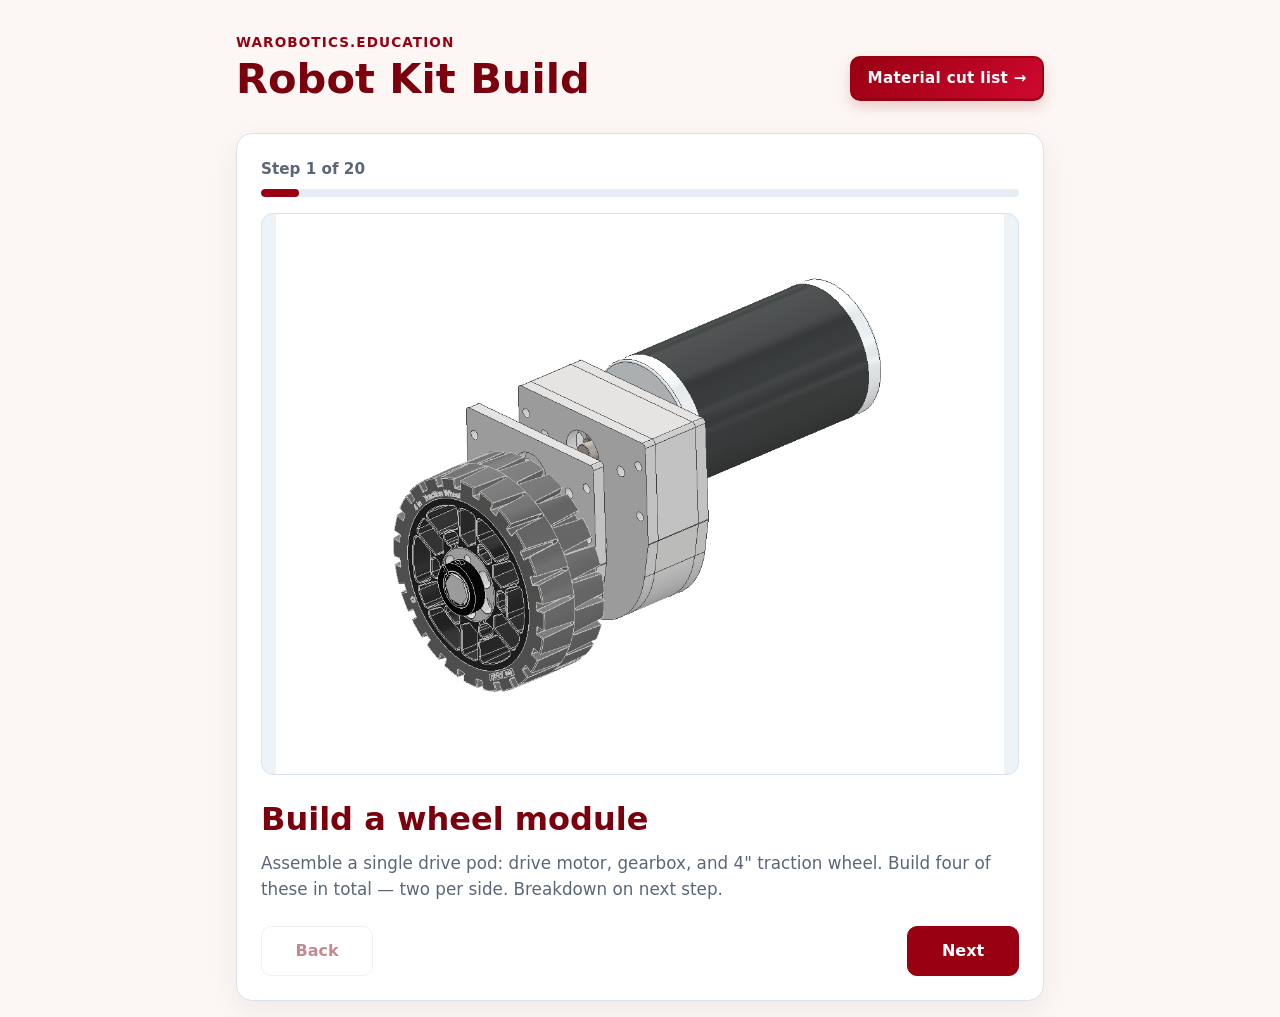
<file: index.html>
<!doctype html>
<html lang="en">
  <head>
    <meta charset="utf-8">
    <meta name="viewport" content="width=device-width, initial-scale=1">
    <title>WA Robotics Education Kit Build</title>
    <link rel="stylesheet" href="styles.css?v=2">
    <script type="module" src="script.js"></script>
  </head>
  <body>
    <header class="site-header">
      <p class="brand">warobotics.education</p>
      <div class="site-header-row">
        <h1>Robot Kit Build</h1>
        <nav class="site-nav" aria-label="Site navigation">
          <a class="nav-button" href="cut-list.html">Material cut list</a>
        </nav>
      </div>
    </header>

    <main class="viewer" aria-live="polite">
      <p id="status" class="status">Loading instructions…</p>

      <section id="step-view" class="step-view" hidden>
        <div class="progress-row">
          <span id="progress-text">Step 1 of 1</span>
          <div class="progress-track">
            <div
              id="progress-bar"
              class="progress-bar"
              role="progressbar"
              aria-label="Build progress"
              aria-valuenow="0"
              aria-valuemin="0"
              aria-valuemax="100"
            ></div>
          </div>
        </div>

        <figure class="step-media">
          <img id="step-image" alt="">
          <figcaption id="image-fallback" class="image-fallback" hidden></figcaption>
        </figure>

        <div class="step-copy">
          <h2 id="step-title"></h2>
          <p id="step-description"></p>
        </div>

        <nav class="controls" aria-label="Step navigation">
          <button id="back-button" type="button">Back</button>
          <button id="next-button" type="button" class="primary">Next</button>
        </nav>
      </section>
    </main>
  </body>
</html>
</file>
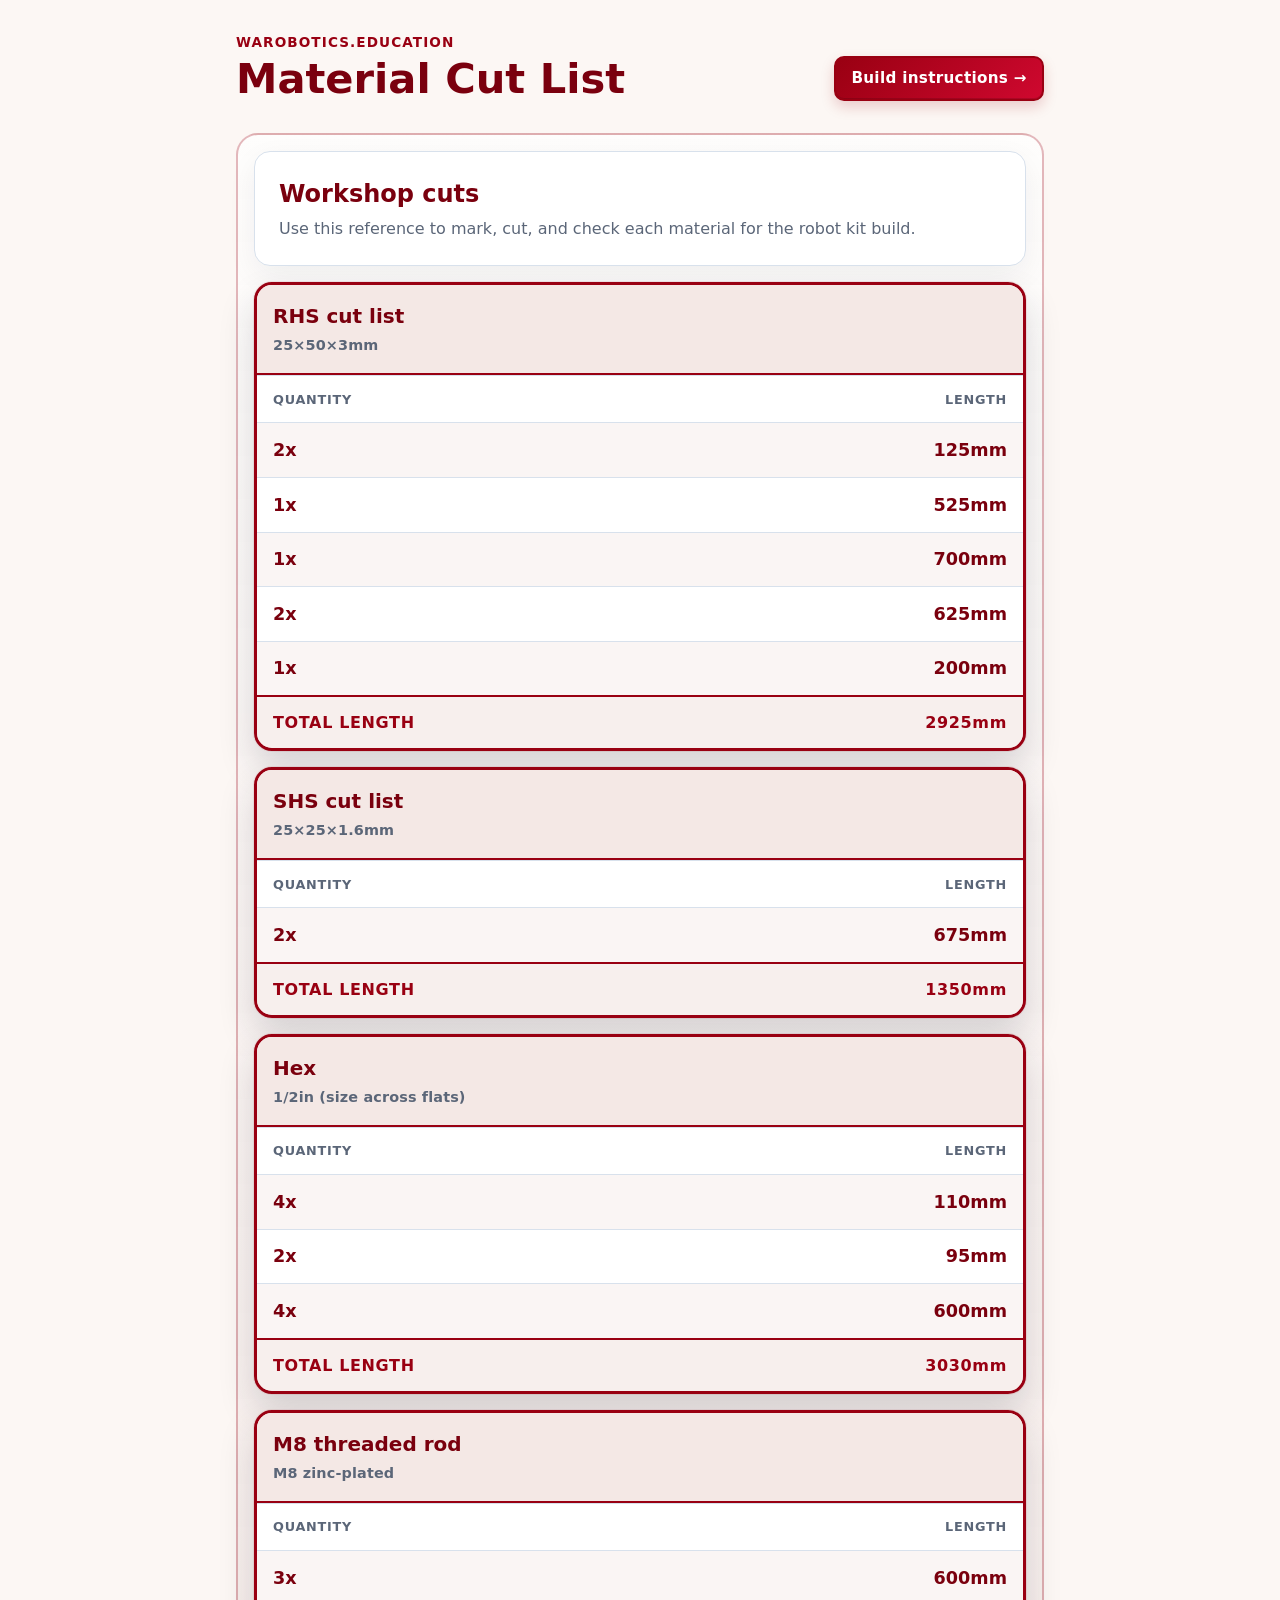
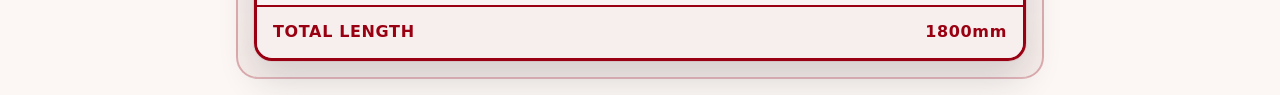
<file: cut-list.html>
<!doctype html>
<html lang="en">
  <head>
    <meta charset="utf-8">
    <meta name="viewport" content="width=device-width, initial-scale=1">
    <title>Material Cut List | WA Robotics Education Kit Build</title>
    <link rel="stylesheet" href="styles.css?v=2">
  </head>
  <body>
    <header class="site-header">
      <p class="brand">warobotics.education</p>
      <div class="site-header-row">
        <h1>Material Cut List</h1>
        <nav class="site-nav" aria-label="Site navigation">
          <a class="nav-button" href="index.html">Build instructions</a>
        </nav>
      </div>
    </header>

    <main class="viewer">
      <section class="cut-list boxed-list" aria-labelledby="cut-list-heading">
        <div class="cut-list-intro">
          <h2 id="cut-list-heading">Workshop cuts</h2>
          <p>Use this reference to mark, cut, and check each material for the robot kit build.</p>
        </div>

        <article class="cut-card boxed-card">
          <header class="cut-card-header">
            <h3>RHS cut list</h3>
            <p class="cut-card-spec">25×50×3mm</p>
          </header>
          <table>
            <thead>
              <tr>
                <th scope="col">Quantity</th>
                <th scope="col">Length</th>
              </tr>
            </thead>
            <tbody>
              <tr><td>2x</td><td>125mm</td></tr>
              <tr><td>1x</td><td>525mm</td></tr>
              <tr><td>1x</td><td>700mm</td></tr>
              <tr><td>2x</td><td>625mm</td></tr>
              <tr><td>1x</td><td>200mm</td></tr>
            </tbody>
            <tfoot>
              <tr><th scope="row">Total length</th><td>2925mm</td></tr>
            </tfoot>
          </table>
        </article>

        <article class="cut-card boxed-card">
          <header class="cut-card-header">
            <h3>SHS cut list</h3>
            <p class="cut-card-spec">25×25×1.6mm</p>
          </header>
          <table>
            <thead>
              <tr>
                <th scope="col">Quantity</th>
                <th scope="col">Length</th>
              </tr>
            </thead>
            <tbody>
              <tr><td>2x</td><td>675mm</td></tr>
            </tbody>
            <tfoot>
              <tr><th scope="row">Total length</th><td>1350mm</td></tr>
            </tfoot>
          </table>
        </article>

        <article class="cut-card boxed-card">
          <header class="cut-card-header">
            <h3>Hex</h3>
            <p class="cut-card-spec">1/2in (size across flats)</p>
          </header>
          <table>
            <thead>
              <tr>
                <th scope="col">Quantity</th>
                <th scope="col">Length</th>
              </tr>
            </thead>
            <tbody>
              <tr><td>4x</td><td>110mm</td></tr>
              <tr><td>2x</td><td>95mm</td></tr>
              <tr><td>4x</td><td>600mm</td></tr>
            </tbody>
            <tfoot>
              <tr><th scope="row">Total length</th><td>3030mm</td></tr>
            </tfoot>
          </table>
        </article>

        <article class="cut-card boxed-card">
          <header class="cut-card-header">
            <h3>M8 threaded rod</h3>
            <p class="cut-card-spec"> M8 zinc-plated</p>
          </header>
          <table>
            <thead>
              <tr>
                <th scope="col">Quantity</th>
                <th scope="col">Length</th>
              </tr>
            </thead>
            <tbody>
              <tr><td>3x</td><td>600mm</td></tr>
            </tbody>
            <tfoot>
              <tr><th scope="row">Total length</th><td>1800mm</td></tr>
            </tfoot>
          </table>
        </article>
      </section>
    </main>
  </body>
</html>
</file>
<file: styles.css>
:root {
  color-scheme: light;
  --accent: #990012;
  --accent-dark: #cf082f;
  --bg: #fcf7f4;
  --card: #ffffff;
  --text: #7a000e;
  --muted: #5b6678;
  --line: #d8e1ec;
  --danger: #8a1f11;
  --shadow: rgba(23, 32, 51, 0.12);
  --metal: #f4e8e5;
}

* {
  box-sizing: border-box;
}

body {
  margin: 0;
  min-height: 100vh;
  background: var(--bg);
  color: var(--text);
  font-family: system-ui, -apple-system, BlinkMacSystemFont, "Segoe UI", sans-serif;
  line-height: 1.5;
}

.site-header {
  max-width: 840px;
  margin: 0 auto;
  padding: 2rem 1rem 1rem;
}

.site-header-row {
  display: flex;
  align-items: center;
  justify-content: space-between;
  gap: 1rem;
  flex-wrap: wrap;
}

.brand {
  margin: 0 0 0.25rem;
  color: var(--accent);
  font-size: 0.85rem;
  font-weight: 700;
  letter-spacing: 0.08em;
  text-transform: uppercase;
}

h1,
h2,
p {
  margin-top: 0;
}

h1 {
  margin-bottom: 0;
  font-size: clamp(1.8rem, 6vw, 2.6rem);
  line-height: 1.05;
}

.site-nav {
  display: flex;
  flex-wrap: wrap;
  gap: 0.75rem;
  margin-top: 0;
  justify-content: flex-end;
}

.nav-button {
  display: flex;
  align-items: center;
  justify-content: space-between;
  min-height: 2.25rem;
  padding: 0.55rem 0.95rem;
  border: 2px solid var(--accent);
  border-radius: 10px;
  background: linear-gradient(135deg, var(--accent), var(--accent-dark));
  box-shadow: 0 6px 14px rgba(153, 0, 18, 0.18), inset 0 -1px 0 rgba(0, 0, 0, 0.15);
  color: #ffffff;
  font-size: clamp(0.85rem, 2vw, 0.95rem);
  font-weight: 800;
  letter-spacing: 0.02em;
  text-decoration: none;
}

.nav-button::after {
  content: " →";
  margin-left: auto;
  padding-left: 0.35rem;
}

.nav-button:hover,
.nav-button:focus-visible {
  background: var(--accent-dark);
  box-shadow: 0 18px 32px rgba(153, 0, 18, 0.3), inset 0 -2px 0 rgba(0, 0, 0, 0.22);
  outline: 3px solid rgba(153, 0, 18, 0.18);
  outline-offset: 2px;
  transform: translateY(-1px);
}

.viewer {
  max-width: 840px;
  margin: 0 auto;
  padding: 1rem;
}

.status,
.step-view {
  background: var(--card);
  border: 1px solid var(--line);
  border-radius: 16px;
  box-shadow: 0 10px 30px rgba(23, 32, 51, 0.06);
}

.status {
  padding: 1rem;
  color: var(--muted);
}

.status.error {
  color: var(--danger);
}

.step-view {
  padding: clamp(1rem, 4vw, 1.5rem);
}

.progress-row {
  display: grid;
  gap: 0.5rem;
  margin-bottom: 1rem;
  color: var(--muted);
  font-size: 0.95rem;
  font-weight: 650;
}

.progress-track {
  width: 100%;
  height: 0.55rem;
  overflow: hidden;
  background: #e7edf5;
  border-radius: 999px;
}

.progress-bar {
  width: 0%;
  height: 100%;
  background: var(--accent);
  border-radius: inherit;
  transition: width 160ms ease;
}

.step-media {
  display: grid;
  place-items: center;
  min-height: 220px;
  margin: 0 0 1.25rem;
  overflow: hidden;
  background: #eef3f8;
  border: 1px solid var(--line);
  border-radius: 12px;
}

.step-media img {
  display: block;
  width: 100%;
  max-height: 560px;
  object-fit: contain;
}

.step-media img[hidden] {
  display: none;
}

.image-fallback {
  padding: 2rem;
  color: var(--muted);
  text-align: center;
}

.step-copy h2 {
  margin-bottom: 0.5rem;
  font-size: clamp(1.35rem, 4vw, 2rem);
}

.step-copy p {
  margin-bottom: 1.5rem;
  color: var(--muted);
  font-size: 1.05rem;
}

.controls {
  display: flex;
  gap: 0.75rem;
  justify-content: space-between;
}

button {
  min-width: 7rem;
  padding: 0.75rem 1rem;
  border: 1px solid var(--line);
  border-radius: 10px;
  background: var(--card);
  color: var(--text);
  cursor: pointer;
  font: inherit;
  font-weight: 700;
}

button:hover:not(:disabled),
button:focus-visible:not(:disabled) {
  border-color: var(--accent);
  outline: 3px solid rgba(153, 0, 18, 0.25);
  outline-offset: 2px;
}

button.primary {
  background: var(--accent);
  border-color: var(--accent);
  color: #ffffff;
}

button.primary:hover:not(:disabled),
button.primary:focus-visible:not(:disabled) {
  background: var(--accent-dark);
}

button:disabled {
  cursor: not-allowed;
  opacity: 0.45;
}

.cut-list {
  display: grid;
  gap: 1rem;
}

.boxed-list {
  padding: clamp(0.75rem, 3vw, 1rem);
  border: 2px solid rgba(153, 0, 18, 0.28);
  border-radius: 22px;
  background: linear-gradient(180deg, rgba(255, 255, 255, 0.72), rgba(244, 232, 229, 0.58));
}

.cut-list-intro,
.cut-card {
  background: var(--card);
  border: 1px solid var(--line);
  border-radius: 16px;
  box-shadow: 0 10px 30px rgba(23, 32, 51, 0.06);
}

.boxed-card {
  border: 3px solid var(--accent);
  border-radius: 18px;
  box-shadow: 0 18px 36px rgba(23, 32, 51, 0.16), 0 0 0 1px rgba(153, 0, 18, 0.08);
}

.cut-list-intro {
  padding: clamp(1rem, 4vw, 1.5rem);
}

.cut-list-intro h2,
.cut-card h3 {
  margin-bottom: 0.35rem;
}

.cut-list-intro p {
  margin-bottom: 0;
  color: var(--muted);
}

.cut-card {
  overflow: hidden;
}

.cut-card-header {
  padding: 1rem;
  background: var(--metal);
  border-bottom: 2px solid var(--accent);
}

.cut-card-header h3 {
  margin: 0;
  font-size: 1.25rem;
}

.cut-card-spec {
  margin: 0.25rem 0 0;
  color: var(--muted);
  font-size: 0.9rem;
  font-weight: 600;
  letter-spacing: 0.01em;
}

.cut-card table {
  width: 100%;
  border-collapse: collapse;
}

.cut-card th,
.cut-card td {
  padding: 0.85rem 1rem;
  border-top: 1px solid var(--line);
  text-align: left;
}

.cut-card tbody tr:nth-child(odd) {
  background: rgba(244, 232, 229, 0.42);
}

.cut-card th {
  color: var(--muted);
  font-size: 0.8rem;
  letter-spacing: 0.06em;
  text-transform: uppercase;
}

.cut-card td {
  font-size: 1.1rem;
  font-weight: 700;
}

.cut-card td:last-child,
.cut-card th:last-child {
  text-align: right;
}

.cut-card tfoot th,
.cut-card tfoot td {
  border-top: 2px solid var(--accent);
  background: rgba(244, 232, 229, 0.7);
  color: var(--accent);
  font-size: 1rem;
  font-weight: 800;
  letter-spacing: 0.04em;
  text-transform: uppercase;
}

.cut-card tfoot td {
  text-transform: none;
}

@media print {
  body {
    background: #ffffff;
  }

  .site-header,
  .viewer {
    max-width: none;
  }

  .site-nav {
    display: none;
  }

  .cut-list {
    gap: 0.5rem;
  }

  .cut-list-intro,
  .cut-card {
    break-inside: avoid;
    box-shadow: none;
  }
}

@media (max-width: 560px) {
  .site-header {
    padding-top: 1.25rem;
  }

  .controls {
    flex-direction: column-reverse;
  }

  button {
    width: 100%;
  }
}
</file>
